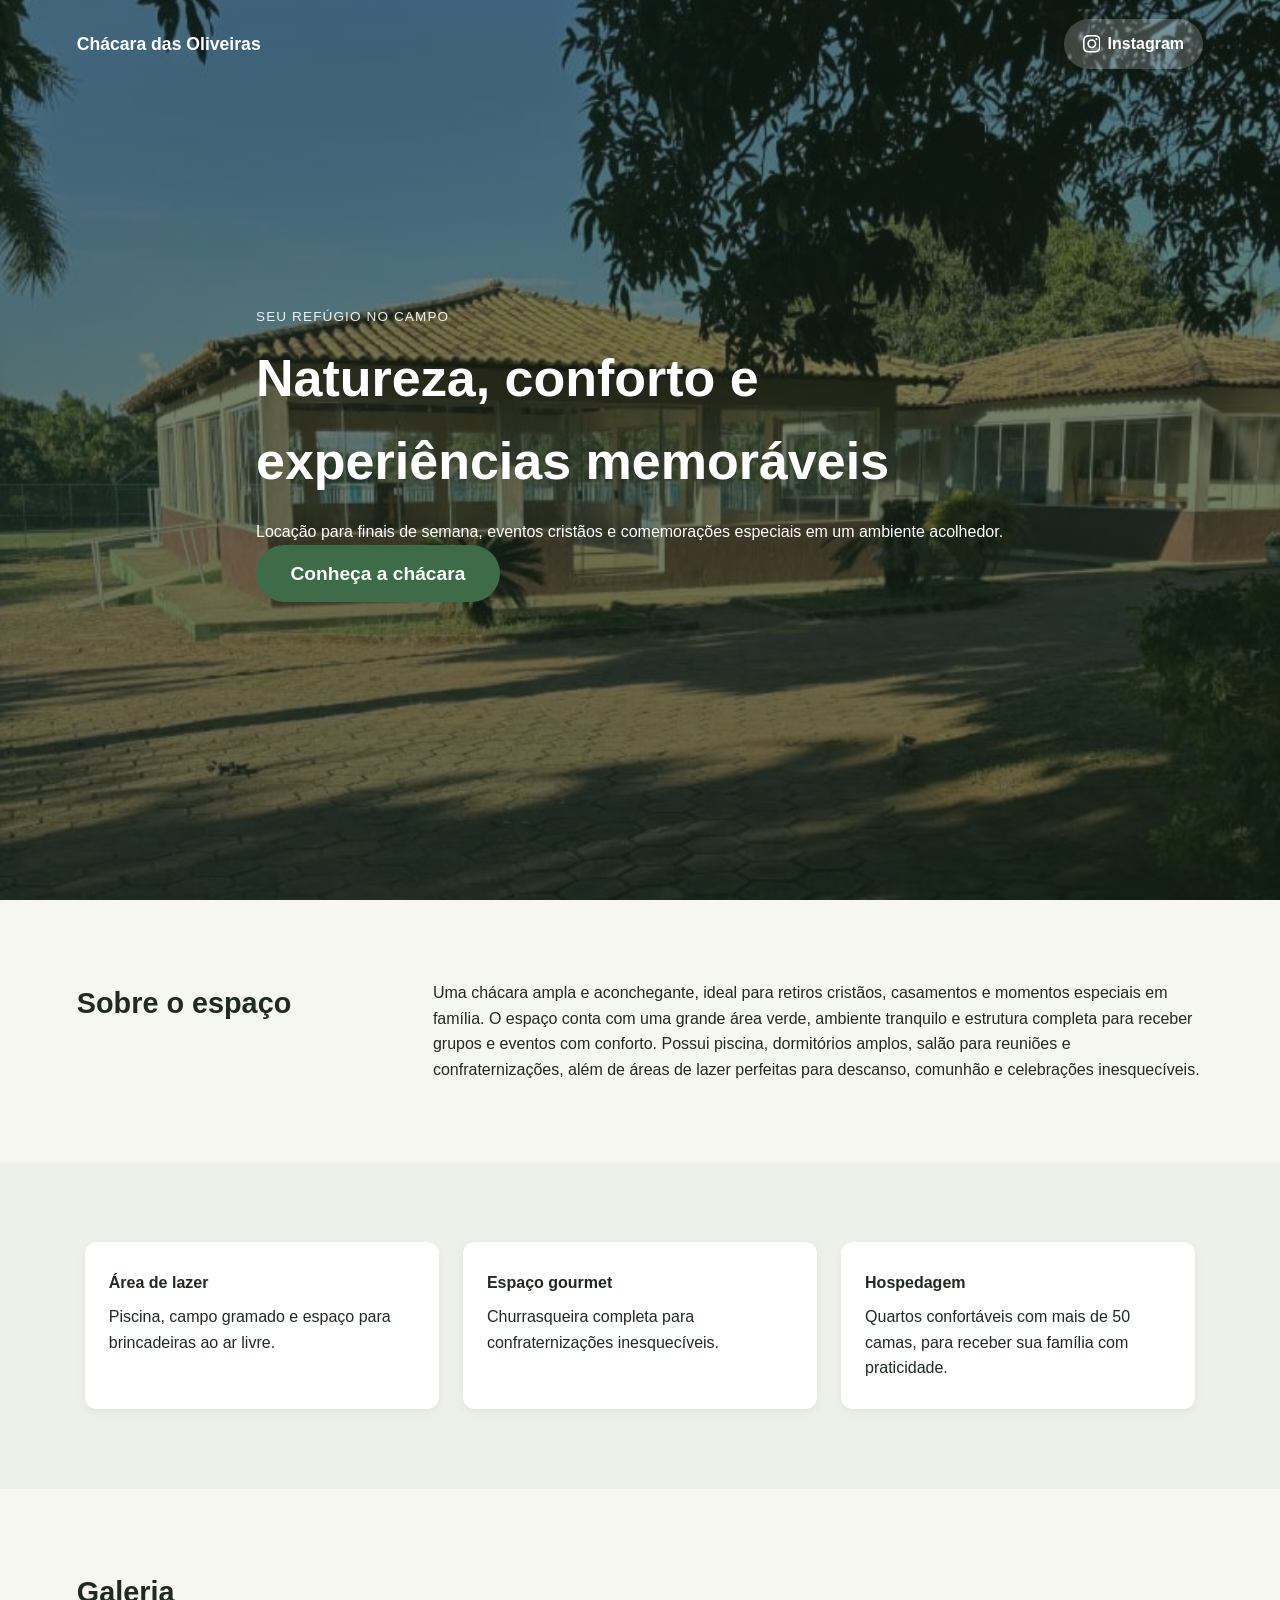
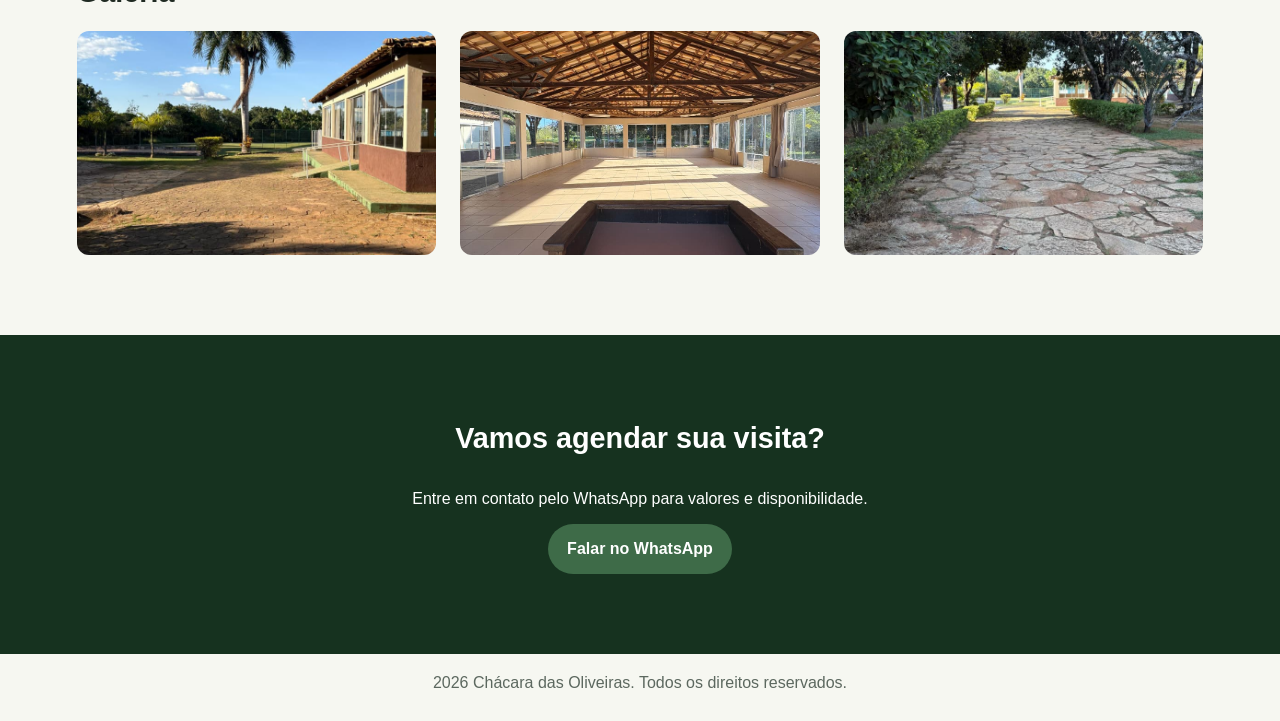
<file: index.html>
<!DOCTYPE html>
<html lang="pt-BR">
  <head>
    <meta charset="UTF-8" />
    <meta name="viewport" content="width=device-width, initial-scale=1.0" />
    <title>Chácara das Oliveiras</title>
    <meta
      name="description"
      content="Um refúgio no campo para eventos, descanso e momentos inesquecíveis."
    />
    <link rel="stylesheet" href="./style.css" />
  </head>
  <body>
    <header class="hero">
      <nav class="nav container">
        <h1 class="logo">Chácara das Oliveiras</h1>
        <a
          class="btn btn-instagram"
          href="https://www.instagram.com/chacaradasoliveiras"
          target="_blank"
          rel="noopener noreferrer"
          aria-label="Seguir no Instagram"
        >
          <svg class="btn-icon" viewBox="0 0 24 24" aria-hidden="true">
            <path
              d="M12 2.163c3.204 0 3.584.012 4.85.07 3.252.148 4.771 1.691 4.919 4.919.058 1.265.069 1.645.069 4.849 0 3.205-.012 3.584-.069 4.849-.149 3.225-1.664 4.771-4.919 4.919-1.266.058-1.644.07-4.85.07-3.204 0-3.584-.012-4.849-.07-3.26-.149-4.771-1.699-4.919-4.92-.058-1.265-.07-1.644-.07-4.849 0-3.204.013-3.583.07-4.849.149-3.227 1.664-4.771 4.919-4.919 1.266-.057 1.645-.069 4.849-.069zm0-2.163c-3.259 0-3.667.014-4.947.072-4.358.2-6.78 2.618-6.98 6.98-.059 1.281-.073 1.689-.073 4.948 0 3.259.014 3.668.072 4.948.2 4.358 2.618 6.78 6.98 6.98 1.281.058 1.689.072 4.948.072 3.259 0 3.668-.014 4.948-.072 4.354-.2 6.782-2.618 6.979-6.98.059-1.28.073-1.689.073-4.948 0-3.259-.014-3.667-.072-4.947-.196-4.354-2.617-6.78-6.979-6.98-1.281-.059-1.69-.073-4.949-.073zm0 5.838c-3.403 0-6.162 2.759-6.162 6.162s2.759 6.163 6.162 6.163 6.162-2.759 6.162-6.163c0-3.403-2.759-6.162-6.162-6.162zm0 10.162c-2.209 0-4-1.79-4-4 0-2.209 1.791-4 4-4s4 1.791 4 4c0 2.21-1.791 4-4 4zm6.406-11.845c-.796 0-1.441.645-1.441 1.44s.645 1.44 1.441 1.44c.795 0 1.439-.645 1.439-1.44s-.644-1.44-1.439-1.44z"
            />
          </svg>
          Instagram
        </a>
      </nav>

      <div class="hero-content container">
        <p class="tagline">Seu refúgio no campo</p>
        <h2>Natureza, conforto e experiências memoráveis</h2>
        <p>
          Locação para finais de semana, eventos cristãos e comemorações
          especiais em um ambiente acolhedor.
        </p>
        <a class="btn btn-primary" href="#sobre">Conheça a chácara</a>
      </div>
    </header>

    <main>
      <section id="sobre" class="section container">
        <h3>Sobre o espaço</h3>
        <p>
          Uma chácara ampla e aconchegante, 
          ideal para retiros cristãos, casamentos e momentos especiais em família. 
          O espaço conta com uma grande área verde, 
          ambiente tranquilo e estrutura completa para receber grupos e eventos com conforto. 
          Possui piscina, dormitórios amplos, salão para reuniões e confraternizações, 
          além de áreas de lazer perfeitas para descanso, comunhão e celebrações inesquecíveis.
        </p>
      </section>

      <section class="section features">
        <div class="container grid">
          <article class="card">
            <h4>Área de lazer</h4>
            <p>Piscina, campo gramado e espaço para brincadeiras ao ar livre.</p>
          </article>
          <article class="card">
            <h4>Espaço gourmet</h4>
            <p>Churrasqueira completa para confraternizações inesquecíveis.</p>
          </article>
          <article class="card">
            <h4>Hospedagem</h4>
            <p>Quartos confortáveis com mais de 50 camas, para receber sua família com praticidade.</p>
          </article>
        </div>
      </section>

      <section class="section container">
        <h3>Galeria</h3>
        <div class="gallery">
          <figure class="photo">
            <img src="./img/galeria-1.jpeg" alt="Vista externa da chácara" />
          </figure>
          <figure class="photo">
            <img src="./img/galeria-2.jpeg" alt="Área da piscina da chácara" />
          </figure>
          <figure class="photo">
            <img src="./img/galeria-3.jpeg" alt="Espaço gourmet da chácara" />
          </figure>
        </div>
      </section>

      <section id="contato" class="section contact">
        <div class="container">
          <h3>Vamos agendar sua visita?</h3>
          <p>Entre em contato pelo WhatsApp para valores e disponibilidade.</p>
          <a
            class="btn btn-primary"
            href="https://wa.me/5561998202728"
            target="_blank"
            rel="noopener noreferrer"
          >
            Falar no WhatsApp
          </a>
        </div>
      </section>
    </main>

    <footer class="footer">
      <div class="container">
        <p>
          <span id="year"></span> Chácara das Oliveiras. Todos os direitos
          reservados.
        </p>
      </div>
    </footer>

    <script src="./script.js"></script>
  </body>
</html>
</file>
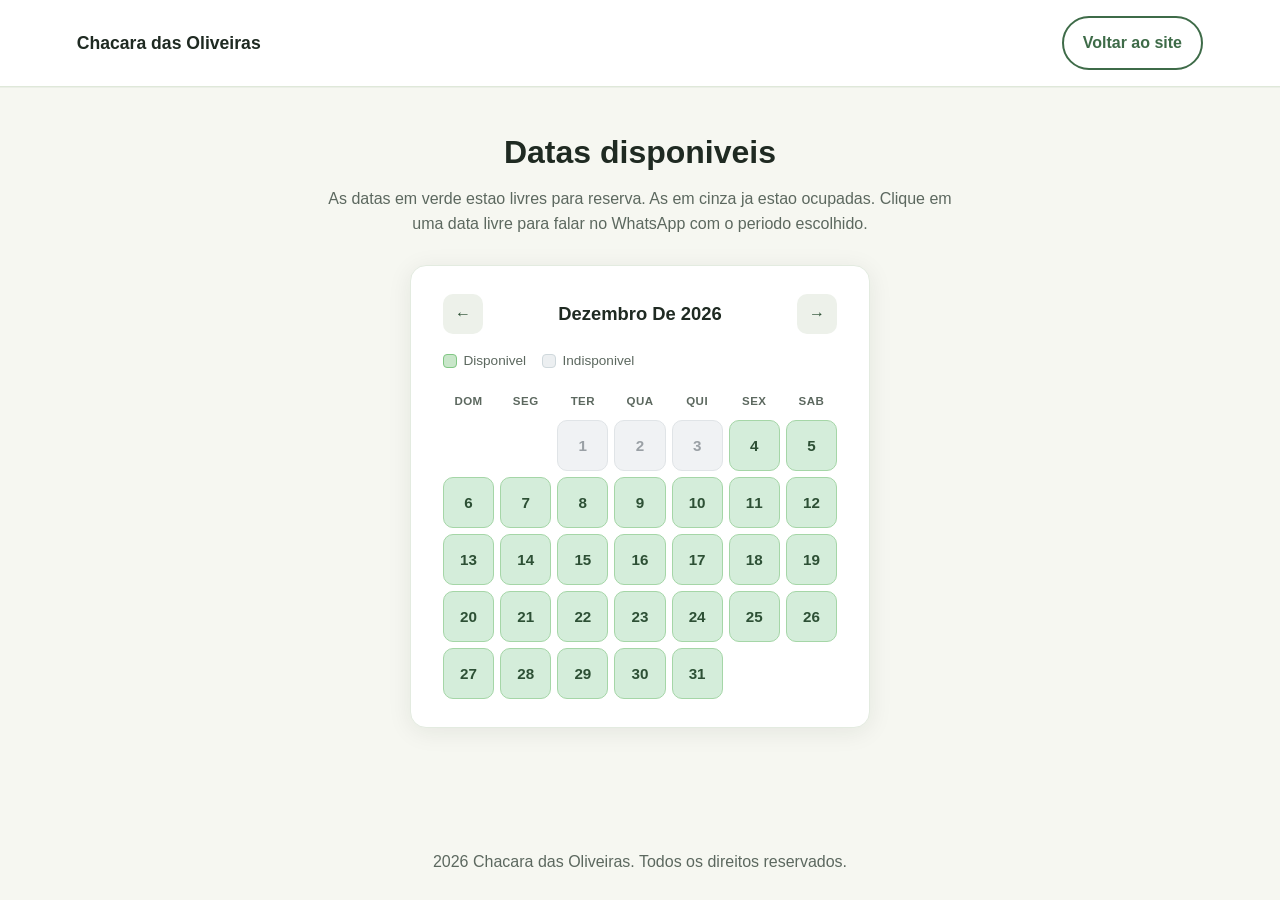
<file: reservar.html>
<!DOCTYPE html>
<html lang="pt-BR">
  <head>
    <meta charset="UTF-8" />
    <meta name="viewport" content="width=device-width, initial-scale=1.0" />
    <title>Reservar — Chacara das Oliveiras</title>
    <meta
      name="description"
      content="Consulte as datas disponiveis para locacao da Chacara das Oliveiras."
    />
    <link rel="stylesheet" href="./style.css" />
  </head>
  <body class="page-reserva">
    <header class="reserva-header">
      <nav class="nav container reserva-nav">
        <a class="logo logo-link" href="./index.html">Chacara das Oliveiras</a>
        <a class="btn btn-outline" href="./index.html">Voltar ao site</a>
      </nav>
    </header>

    <main class="reserva-main container">
      <h1 class="reserva-title">Datas disponiveis</h1>
      <p class="reserva-intro">
        As datas em verde estao livres para reserva. As em cinza ja estao
        ocupadas. Clique em uma data livre para falar no WhatsApp com o periodo
        escolhido.
      </p>

      <div class="calendar-card">
        <div class="calendar-toolbar">
          <button type="button" class="calendar-nav" id="cal-prev" aria-label="Mes anterior">
            &larr;
          </button>
          <h2 class="calendar-month" id="cal-month-label"></h2>
          <button type="button" class="calendar-nav" id="cal-next" aria-label="Proximo mes">
            &rarr;
          </button>
        </div>

        <div class="calendar-legend">
          <span class="legend-item legend-available"><span class="legend-swatch"></span> Disponivel</span>
          <span class="legend-item legend-unavailable"><span class="legend-swatch"></span> Indisponivel</span>
        </div>

        <div class="calendar-grid calendar-weekdays" aria-hidden="true">
          <span>Dom</span><span>Seg</span><span>Ter</span><span>Qua</span
          ><span>Qui</span><span>Sex</span><span>Sab</span>
        </div>
        <div class="calendar-grid calendar-days" id="cal-days" role="grid"></div>
      </div>
    </main>

    <footer class="footer">
      <div class="container">
        <p>
          <span id="year"></span> Chacara das Oliveiras. Todos os direitos
          reservados.
        </p>
      </div>
    </footer>

    <script src="./script.js"></script>
    <script src="./reserva.js"></script>
  </body>
</html>
</file>
<file: style.css>
:root {
  --bg: #f6f7f1;
  --surface: #ffffff;
  --primary: #3e6b48;
  --primary-dark: #2d5035;
  --text: #1f2a22;
  --muted: #5c685f;
  --container: min(1100px, 92%);
  --section-y: 4rem;
}

* {
  box-sizing: border-box;
  margin: 0;
  padding: 0;
}

body {
  font-family: Arial, sans-serif;
  color: var(--text);
  background: var(--bg);
  line-height: 1.6;
}

.container {
  width: var(--container);
  margin: 0 auto;
}

.hero {
  min-height: 100vh;
  min-height: 100dvh;
  display: flex;
  flex-direction: column;
  color: #fff;
  background: linear-gradient(rgba(22, 39, 27, 0.55), rgba(22, 39, 27, 0.65)),
    url("./img/Fundo.jpeg")
      center/cover no-repeat;
  padding-bottom: 3rem;
}

.nav {
  display: flex;
  justify-content: space-between;
  align-items: center;
  padding: 1.2rem 0;
}

.logo {
  font-size: 1.1rem;
  font-weight: 700;
}

.hero-content {
  flex: 1;
  display: flex;
  flex-direction: column;
  justify-content: center;
  padding: 2rem 0 4rem;
  max-width: 42rem;
}

.hero-content h2 {
  font-size: clamp(2rem, 5vw, 3rem);
  margin: 0.6rem 0 1rem;
}

.tagline {
  letter-spacing: 0.08em;
  text-transform: uppercase;
  font-size: 0.85rem;
  opacity: 0.9;
}

.section {
  padding: var(--section-y) 0;
}

#sobre {
  display: grid;
  gap: 1rem 3rem;
  align-items: start;
}

.section h3 {
  margin-bottom: 0.8rem;
  font-size: 1.8rem;
}

.features {
  background: #edf1ea;
}

.grid {
  display: grid;
  grid-template-columns: repeat(3, 1fr);
  gap: 1rem;
}

.card {
  background: var(--surface);
  border-radius: 12px;
  padding: 1.2rem;
  box-shadow: 0 3px 10px rgba(0, 0, 0, 0.06);
}

.card h4 {
  margin-bottom: 0.5rem;
}

.gallery {
  display: grid;
  grid-template-columns: repeat(3, 1fr);
  gap: 1rem;
  margin-top: 1rem;
}

.photo {
  aspect-ratio: 4 / 3;
  min-height: 180px;
  border-radius: 12px;
  overflow: hidden;
  background: #e6f1e2;
}

.photo img {
  width: 100%;
  height: 100%;
  min-height: 100%;
  object-fit: cover;
  display: block;
}

.contact .container {
  display: flex;
  flex-direction: column;
  align-items: center;
  gap: 0.75rem;
  max-width: 36rem;
}

.contact {
  background: #16321f;
  color: #fff;
  text-align: center;
}

.btn {
  display: inline-block;
  text-decoration: none;
  border-radius: 999px;
  padding: 0.75rem 1.2rem;
  font-weight: 700;
  transition: 0.2s ease;
}

.btn-primary {
  background: var(--primary);
  color: #fff;
}

.btn-primary:hover {
  background: var(--primary-dark);
}

.hero-content .btn-primary {
  font-size: 1.15rem;
  line-height: 1.25;
  padding: 1rem 2rem;
  align-self: flex-start;
}

.btn-instagram {
  display: inline-flex;
  align-items: center;
  gap: 0.45rem;
  background: rgba(255, 255, 255, 0.2);
  color: #fff;
}

.btn-instagram:hover {
  background: rgba(255, 255, 255, 0.32);
}

.btn-icon {
  width: 1.1rem;
  height: 1.1rem;
  fill: currentColor;
  flex-shrink: 0;
}

.footer {
  padding: 1rem 0 1.6rem;
  text-align: center;
  color: var(--muted);
}

/* Pagina de reserva + calendario */
.page-reserva {
  min-height: 100vh;
  display: flex;
  flex-direction: column;
}

.reserva-header {
  background: var(--surface);
  border-bottom: 1px solid #dfe8d9;
  box-shadow: 0 1px 0 rgba(62, 107, 72, 0.06);
}

.reserva-nav {
  padding: 1rem 0;
}

.logo-link {
  color: var(--text);
  text-decoration: none;
}

.logo-link:hover {
  color: var(--primary);
}

.btn-outline {
  background: transparent;
  color: var(--primary);
  border: 2px solid var(--primary);
}

.btn-outline:hover {
  background: var(--primary);
  color: #fff;
}

.reserva-main {
  flex: 1;
  display: flex;
  flex-direction: column;
  align-items: center;
  text-align: center;
  padding: 2.5rem 0 3.5rem;
}

.reserva-title {
  font-size: clamp(1.6rem, 4vw, 2rem);
  margin-bottom: 0.5rem;
}

.reserva-intro {
  color: var(--muted);
  max-width: 40rem;
  margin-bottom: 1.75rem;
}

.calendar-card {
  background: var(--surface);
  border-radius: 16px;
  padding: 1.5rem;
  width: 100%;
  max-width: 420px;
  margin-inline: auto;
  box-shadow: 0 4px 24px rgba(22, 39, 27, 0.08);
  border: 1px solid #e3ebe0;
}

.calendar-toolbar {
  display: flex;
  align-items: center;
  justify-content: space-between;
  gap: 0.75rem;
  margin-bottom: 1rem;
}

.calendar-month {
  font-size: 1.15rem;
  font-weight: 700;
  text-transform: capitalize;
  flex: 1;
  text-align: center;
}

.calendar-nav {
  width: 40px;
  height: 40px;
  border: none;
  border-radius: 10px;
  background: #edf1ea;
  color: var(--primary-dark);
  font-size: 1rem;
  cursor: pointer;
  transition: background 0.2s ease;
}

.calendar-nav:hover {
  background: #dce8d6;
}

.calendar-legend {
  display: flex;
  flex-wrap: wrap;
  gap: 1rem;
  margin-bottom: 1rem;
  font-size: 0.85rem;
  color: var(--muted);
}

.legend-item {
  display: inline-flex;
  align-items: center;
  gap: 0.4rem;
}

.legend-swatch {
  width: 14px;
  height: 14px;
  border-radius: 4px;
  display: inline-block;
}

.legend-available .legend-swatch {
  background: #c8e6c9;
  border: 1px solid #81c784;
}

.legend-unavailable .legend-swatch {
  background: #eceff1;
  border: 1px solid #cfd8dc;
}

.calendar-grid {
  display: grid;
  grid-template-columns: repeat(7, 1fr);
  gap: 6px;
}

.calendar-weekdays {
  margin-bottom: 0.35rem;
  font-size: 0.72rem;
  font-weight: 700;
  text-transform: uppercase;
  letter-spacing: 0.04em;
  color: var(--muted);
  text-align: center;
}

.calendar-weekdays span {
  padding: 0.25rem 0;
}

.cal-day {
  aspect-ratio: 1;
  min-height: 44px;
  border: none;
  border-radius: 10px;
  font-size: 0.95rem;
  font-weight: 600;
  cursor: pointer;
  transition: transform 0.15s ease, box-shadow 0.15s ease;
}

.cal-day-empty {
  visibility: hidden;
  pointer-events: none;
  min-height: 44px;
}

.cal-day-available {
  background: #d4edda;
  color: var(--primary-dark);
  border: 1px solid #a5d6a7;
}

.cal-day-available:hover {
  transform: scale(1.04);
  box-shadow: 0 2px 8px rgba(62, 107, 72, 0.2);
}

.cal-day-unavailable {
  background: #f0f2f4;
  color: #9aa0a5;
  border: 1px solid #e0e4e7;
  cursor: not-allowed;
}

@media (min-width: 900px) {
  #sobre {
    grid-template-columns: minmax(12rem, 1fr) minmax(0, 2.5fr);
  }

  #sobre h3 {
    margin-bottom: 0;
  }
}

@media (min-width: 1200px) {
  :root {
    --container: min(1280px, 88%);
    --section-y: 5rem;
  }

  .hero-content {
    max-width: 48rem;
  }

  .hero-content h2 {
    font-size: 3.25rem;
  }

  .hero-content .btn-primary {
    font-size: 1.2rem;
    padding: 1.05rem 2.15rem;
  }

  .grid {
    gap: 1.5rem;
  }

  .card {
    padding: 1.75rem 1.5rem;
  }

  .gallery {
    gap: 1.5rem;
  }

  .photo {
    min-height: 0;
    aspect-ratio: 16 / 10;
  }

  .features .container {
    padding-inline: 0.5rem;
  }

  .calendar-card {
    max-width: 460px;
    padding: 1.75rem 2rem;
  }
}

@media (min-width: 1600px) {
  :root {
    --container: min(1440px, 86%);
    --section-y: 6rem;
  }

  .hero-content {
    max-width: 52rem;
  }

  .hero-content h2 {
    font-size: 3.5rem;
  }

  .hero-content .btn-primary {
    font-size: 1.25rem;
    padding: 1.1rem 2.35rem;
  }

  .section h3 {
    font-size: 2rem;
  }

  .grid {
    gap: 2rem;
  }

  .gallery {
    gap: 2rem;
  }

  .photo {
    aspect-ratio: 16 / 9;
  }

  .calendar-card {
    max-width: 520px;
  }

  .cal-day {
    min-height: 48px;
    font-size: 1rem;
  }
}

@media (max-width: 900px) {
  .grid,
  .gallery {
    grid-template-columns: 1fr;
  }

  #sobre {
    display: block;
  }

  .hero {
    min-height: 85vh;
    min-height: 85dvh;
  }

  .hero-content {
    justify-content: flex-start;
    padding-top: 2rem;
    padding-bottom: 2.5rem;
  }

  .reserva-main {
    align-items: stretch;
    text-align: left;
  }

  .calendar-card {
    max-width: none;
  }
}
</file>
